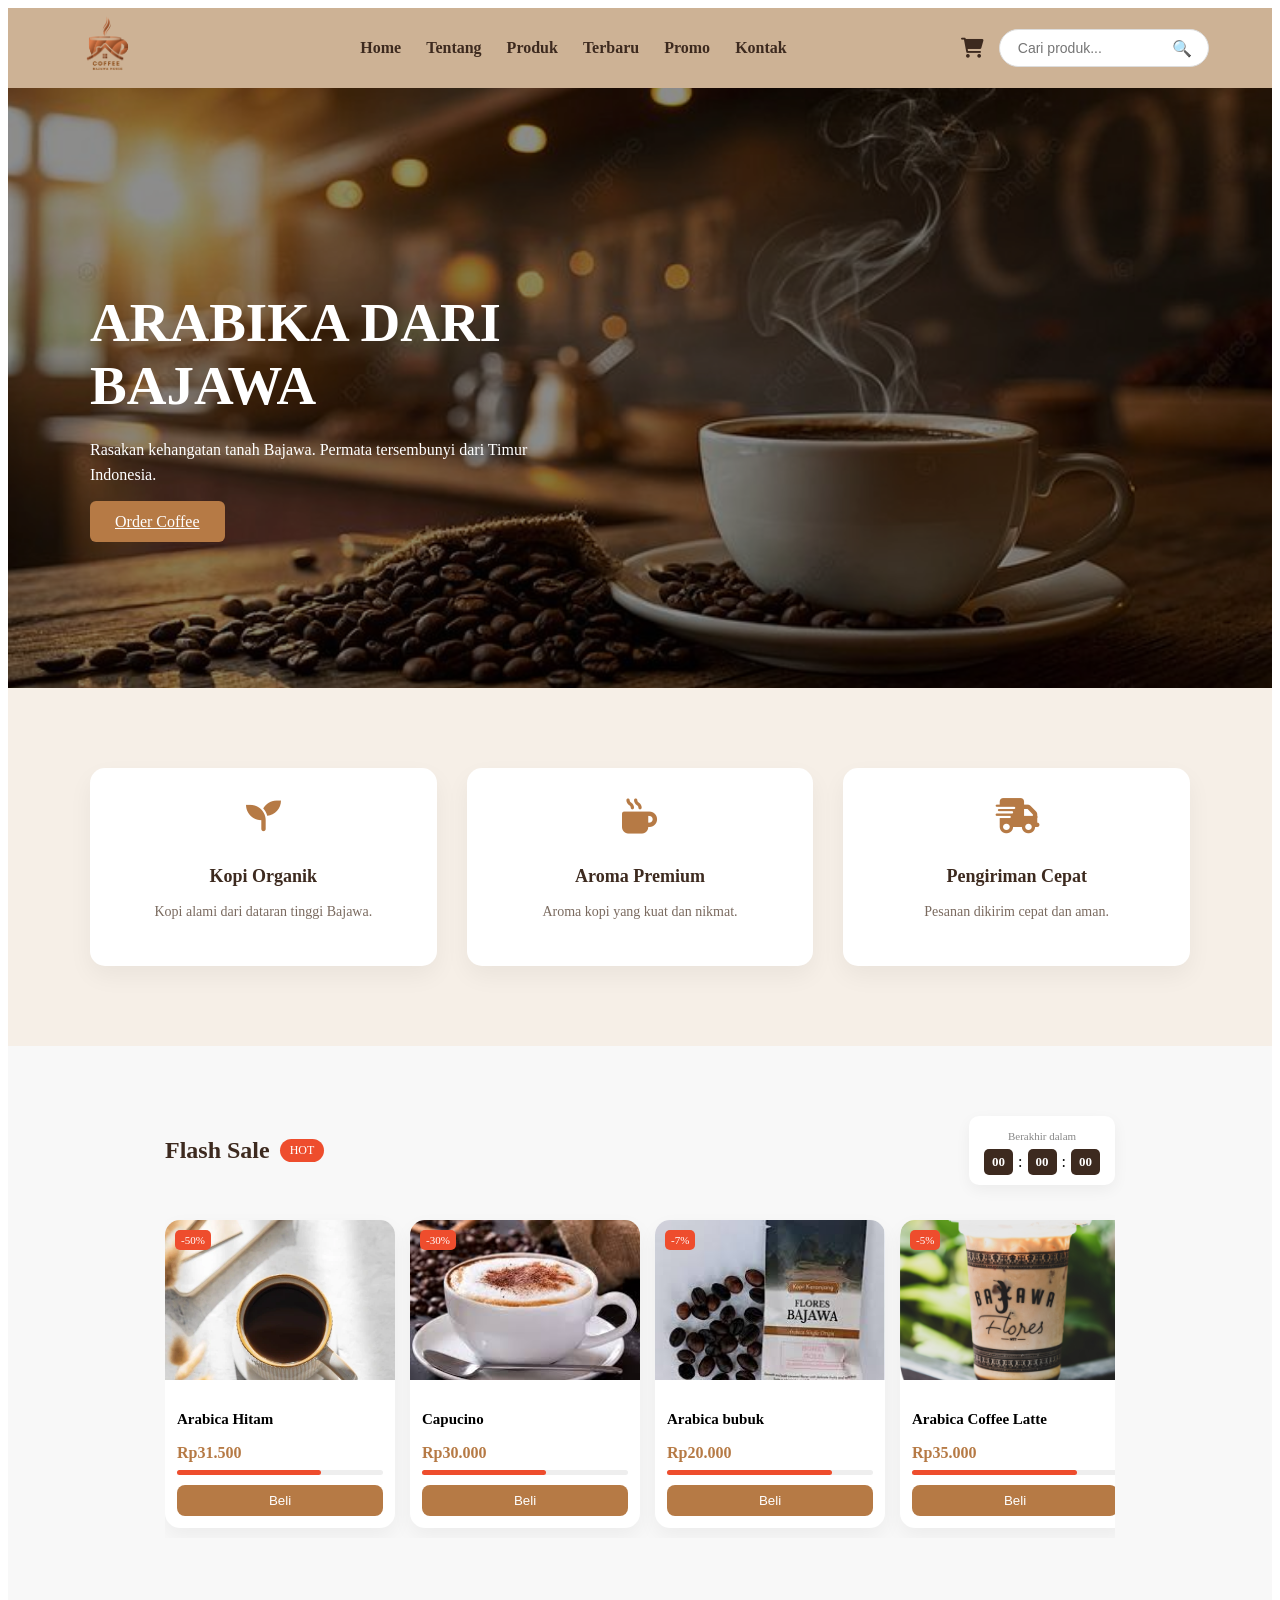
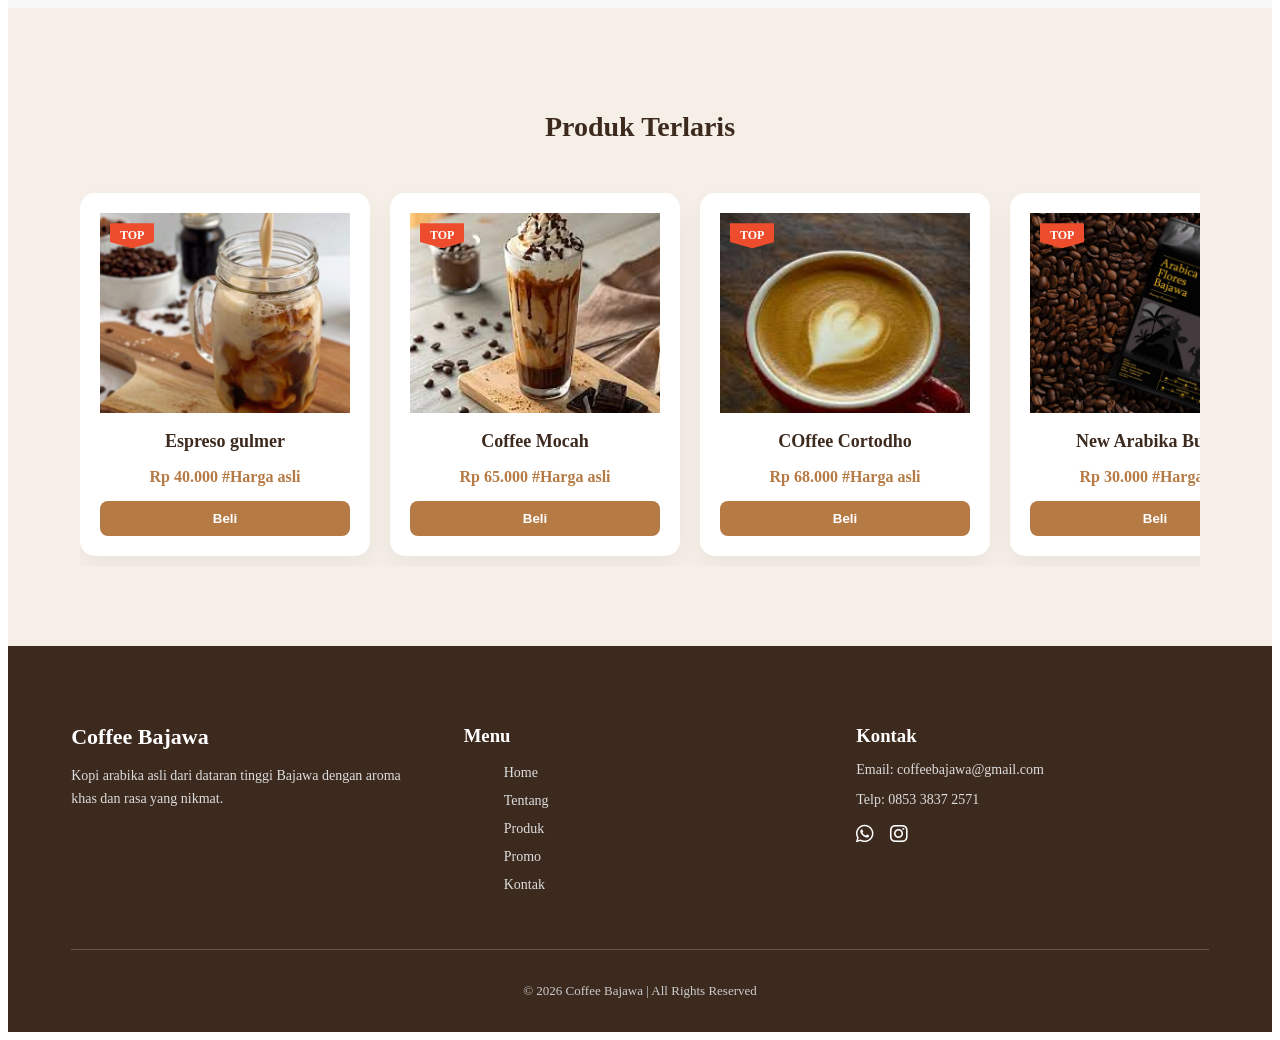
<file: index.html>
<!DOCTYPE html>
<html lang="id">

<head>
    <meta charset="UTF-8">
    <meta name="viewport" content="width=device-width, initial-scale=1.0">
    <title>Coffee Bajawa</title>
    <link rel="stylesheet" href="style.css">
    <link rel="stylesheet" href="index.css">
    <link rel="stylesheet" href="https://cdnjs.cloudflare.com/ajax/libs/font-awesome/6.0.0/css/all.min.css">
</head>

<body>

    <!-- ================= NAVBAR ================= -->
    <nav class="navbar">
        <div class="nav-container">
            <!-- LOGO -->
            <div class="nav-logo">
                <img src="gambar/LK2.png" alt="Logo Coffee Bajawa">
            </div>

            <!-- CHECKBOX MOBILE -->
            <input type="checkbox" id="menu-toggle">

            <!-- MENU NAV -->
            <ul class="nav-menu">
                <li><a href="index.html" class="nav-link">Home</a></li>
                <li><a href="tentang.html" class="nav-link">Tentang</a></li>
                <li><a href="produk.html" class="nav-link">Produk</a></li>
                <li><a href="#terbaru" class="nav-link">Terbaru</a></li>
                <li><a href="#promo" class="nav-link">Promo</a></li>
                <li><a href="kontak.html" class="nav-link">Kontak</a></li>
            </ul>

            <!-- RIGHT SIDE -->
            <div class="nav-right">
                <!-- CART ICON -->
                <div class="nav-cart">
                    <a href="keranjang.html">
                        <i class="fas fa-shopping-cart"></i>
                    </a>
                </div>

                <!-- SEARCH -->
                <div class="nav-search">
                    <input type="text" placeholder="Cari produk...">
                    <button>🔍</button>
                </div>

                <!-- HAMBURGER -->
                <label for="menu-toggle" class="menu-icon">☰</label>
            </div>
        </div>
    </nav>

    <!-- ================= HERO ================= -->
    <section class="hero">
        <div class="hero-overlay"></div>
        <div class="hero-container">
            <div class="hero-text">
                <h1>ARABIKA DARI BAJAWA</h1>
                <p>Rasakan kehangatan tanah Bajawa. Permata tersembunyi dari Timur Indonesia.</p>
                <a href="produk.html" class="hero-btn">Order Coffee</a>
            </div>
        </div>
    </section>

    <!-- ================= FITUR ================= -->
    <section class="fitur">
        <div class="fitur-container">
            <div class="fitur-box">
                <i class="fas fa-seedling"></i>
                <h3>Kopi Organik</h3>
                <p>Kopi alami dari dataran tinggi Bajawa.</p>
            </div>
            <div class="fitur-box">
                <i class="fas fa-mug-hot"></i>
                <h3>Aroma Premium</h3>
                <p>Aroma kopi yang kuat dan nikmat.</p>
            </div>
            <div class="fitur-box">
                <i class="fas fa-shipping-fast"></i>
                <h3>Pengiriman Cepat</h3>
                <p>Pesanan dikirim cepat dan aman.</p>
            </div>
        </div>
    </section>

    <!-- ================= PROMO ================= -->
    <section class="flash-sale" id="promo">
        <div class="flash-container">
            <!-- HEADER -->
            <div class="flash-header">
                <div class="flash-title">
                    <h2>Flash Sale</h2>
                    <span class="badge-sale">HOT</span>
                </div>
                <div class="timer-box">
                    <span class="timer-label">Berakhir dalam</span>
                    <div class="timer">
                        <div class="time">00</div><span>:</span>
                        <div class="time">00</div><span>:</span>
                        <div class="time">00</div>
                    </div>
                </div>
            </div>

            <!-- SLIDER PRODUK -->
            <div class="scroll-x">
                <!-- CARD 1 -->
                <div class="flash-card">
                    <div class="flash-img">
                        <img src="gambar/produk2 hitam.webp">
                        <span class="diskon">-50%</span>
                    </div>
                    <div class="flash-body">
                        <h3>Arabica Hitam</h3>
                        <p class="harga">Rp31.500</p>
                        <div class="stok-bar">
                            <div class="stok" style="width:70%"></div>
                        </div>
                        <button>Beli</button>
                    </div>
                </div>

                <!-- CARD 2 -->
                <div class="flash-card">
                    <div class="flash-img">
                        <img src="gambar/produk4 capucino.jpg">
                        <span class="diskon">-30%</span>
                    </div>
                    <div class="flash-body">
                        <h3>Capucino</h3>
                        <p class="harga">Rp30.000</p>
                        <div class="stok-bar">
                            <div class="stok" style="width:60%"></div>
                        </div>
                        <button>Beli</button>
                    </div>
                </div>

                <!-- CARD 3 -->
                <div class="flash-card">
                    <div class="flash-img">
                        <img src="gambar/produk8 bubuk.jpg">
                        <span class="diskon">-7%</span>
                    </div>
                    <div class="flash-body">
                        <h3>Arabica bubuk</h3>
                        <p class="harga">Rp20.000</p>
                        <div class="stok-bar">
                            <div class="stok" style="width:80%"></div>
                        </div>
                        <button>Beli</button>
                    </div>
                </div>

                <!-- CARD 4 -->
                <div class="flash-card">
                    <div class="flash-img">
                        <img src="gambar/produk1 cup.png">
                        <span class="diskon">-5%</span>
                    </div>
                    <div class="flash-body">
                        <h3>Arabica Coffee Latte</h3>
                        <p class="harga">Rp35.000</p>
                        <div class="stok-bar">
                            <div class="stok" style="width:80%"></div>
                        </div>
                        <button>Beli</button>
                    </div>
                </div>
            </div>
        </div>
    </section>

    <!-- ================= PRODUK ================= -->
    <section class="produk" id="terbaru">
        <h2>Produk Terlaris</h2>
        <div class="produk-container scroll-produk">
            <div class="produk-card">
                <div class="produk-img">
                    <img src="gambar/produk3 espreso gulmer.jpg">
                    <span class="label-top">TOP</span>
                </div>
                <h3>Espreso gulmer</h3>
                <p>Rp 40.000 #Harga asli</p>
                <button>Beli</button>
            </div>

            <div class="produk-card">
                <div class="produk-img">
                    <img src="gambar/produk5 mocah.jpg">
                    <span class="label-top">TOP</span>
                </div>
                <h3>Coffee Mocah</h3>
                <p>Rp 65.000 #Harga asli</p>
                <button>Beli</button>
            </div>

            <div class="produk-card">
                <div class="produk-img">
                    <img src="gambar/produk6 cortodho.jpg">
                    <span class="label-top">TOP</span>
                </div>
                <h3>COffee Cortodho</h3>
                <p>Rp 68.000 #Harga asli</p>
                <button>Beli</button>
            </div>

            <div class="produk-card">
                <div class="produk-img">
                    <img src="gambar/produk7 bubuk.jpg">
                    <span class="label-top">TOP</span>
                </div>
                <h3>New Arabika Bubuk</h3>
                <p>Rp 30.000 #Harga asli</p>
                <button>Beli</button>
            </div>

            <div class="produk-card">
                <div class="produk-img">
                    <img src="gambar/produk1 cup.png">
                    <span class="label-top">TOP</span>
                </div>
                <h3>Arabika Coffee Latte</h3>
                <p>Rp 40.000 #Harga asli</p>
                <button>Beli</button>
            </div>
        </div>
    </section>

 <!-- ================= FOOTER ================= -->
    <footer class="footer">
        <div class="footer-container">
            <!-- BRAND -->
            <div class="footer-brand">
                <h2>Coffee Bajawa</h2>
                <p>Kopi arabika asli dari dataran tinggi Bajawa dengan aroma khas dan rasa yang nikmat.</p>
            </div>

            <!-- NAV FOOTER -->
            <div class="footer-nav">
                <h3>Menu</h3>
                <ul>
                    <li><a href="index.html">Home</a></li>
                    <li><a href="tentang.html">Tentang</a></li>
                    <li><a href="produk.html">Produk</a></li>
                    <li><a href="promo.html">Promo</a></li>
                    <li><a href="kontak.html">Kontak</a></li>
                </ul>
            </div>

            <!-- KONTAK -->
            <div class="footer-contact">
                <h3>Kontak</h3>
                <p>Email: coffeebajawa@gmail.com</p>
                <p>Telp: 0853 3837 2571</p>
                <div class="footer-social">
                    <a href="https://wa.me/6285338372571?text=Halo%20Coffee%20Bajawa,%20saya%20ingin%20bertanya/"target="_blank"><i class="fab fa-whatsapp"></i></a>
                    <a href="https://www.instagram.com/dha_tyyy07/" target="_blank"><i class="fab fa-instagram"></i></a>
                </div>
            </div>
        </div>

        <!-- COPYRIGHT -->
        <div class="footer-bottom">
            <p>© 2026 Coffee Bajawa | All Rights Reserved</p>
        </div>
    </footer>

</body>
</html>
</file>
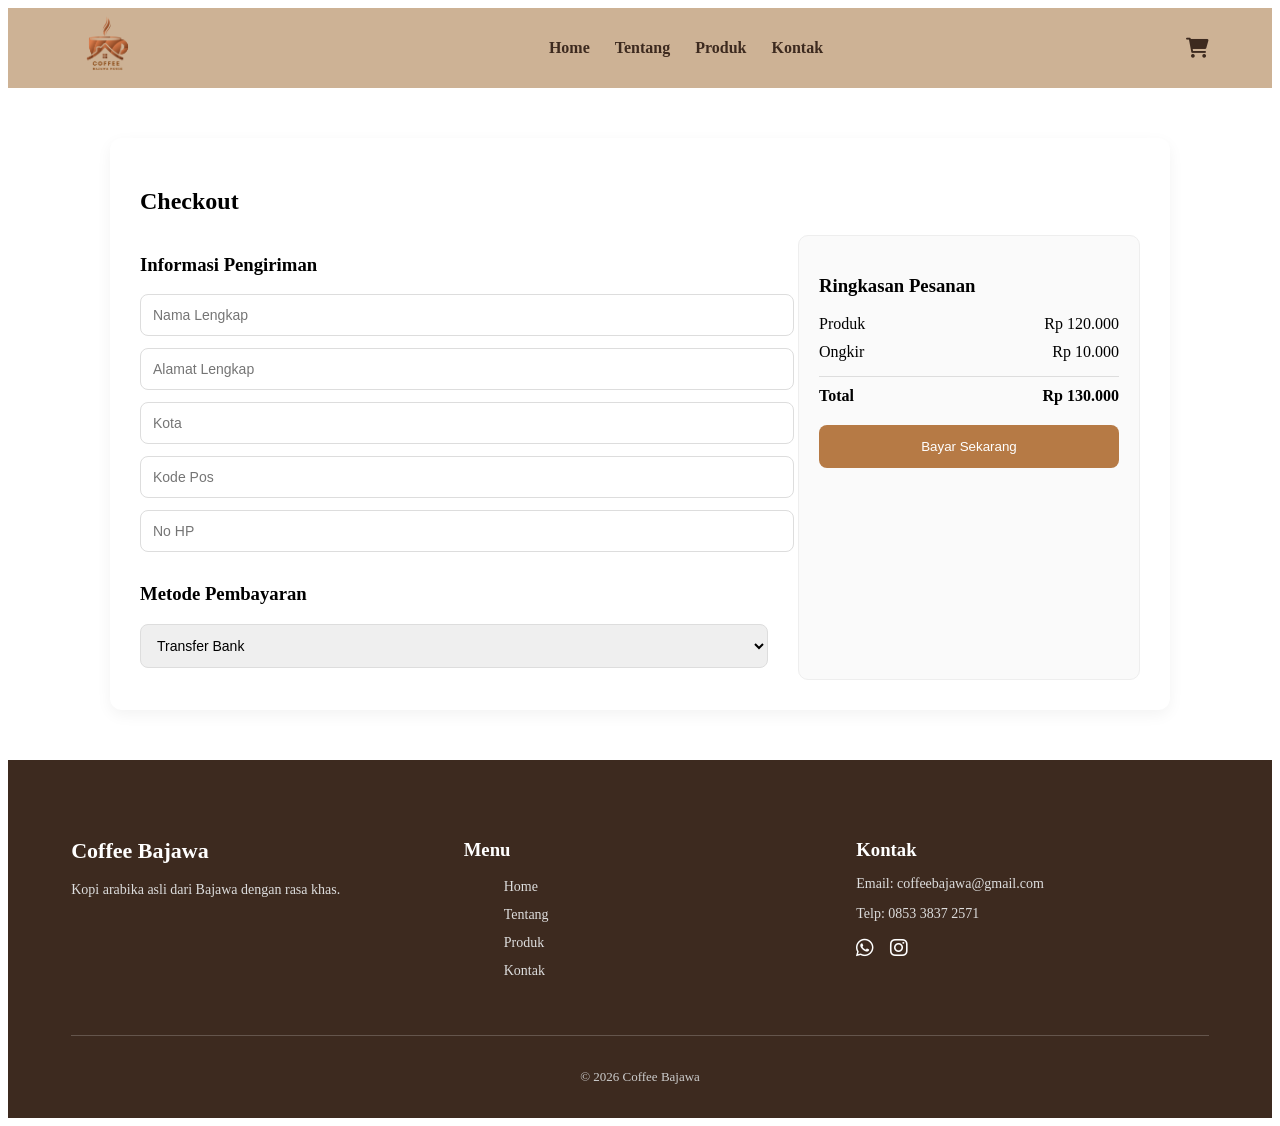
<file: checkout.html>
<!DOCTYPE html>
<html lang="id"> 
<head>
    <meta charset="UTF-8"> 
    <meta name="viewport" content="width=device-width, initial-scale=1.0"> 
    <title>Checkout</title>
    <link rel="stylesheet" href="style.css">
    <link rel="stylesheet" href="checkout.css">
    <link rel="stylesheet" href="https://cdnjs.cloudflare.com/ajax/libs/font-awesome/6.0.0/css/all.min.css">
</head>
<body>

<!-- ================= NAVBAR ================= -->
<nav class="navbar">
    <div class="nav-container">
        <div class="nav-logo">
            <img src="gambar/LK2.png" alt="Logo Coffee Bajawa">
        </div>

        <!-- CHECKBOX -->
            <input type="checkbox" id="menu-toggle"> 

        <!-- MENU -->
        <ul class="nav-menu">
            <li><a href="index.html" class="nav-link">Home</a></li>
            <li><a href="tentang.html" class="nav-link">Tentang</a></li>
            <li><a href="produk.html" class="nav-link">Produk</a></li>
            <li><a href="kontak.html" class="nav-link">Kontak</a></li>
        </ul>

        <!-- RIGHT SIDE -->
        <div class="nav-right">

            <!-- CART -->
            <div class="nav-cart">
                <a href="keranjang.html">
                    <i class="fas fa-shopping-cart"></i>
                </a>
            </div>

            <!-- HAMBURGER -->
            <label for="menu-toggle" class="menu-icon">☰</label>

        </div>

    </div>
</nav>



<!-- ================= CHECKOUT ================= -->
<section class="checkout">

    <div class="checkout-container"> <!-- pembungkus utama -->

        <h2>Checkout</h2>

        <div class="checkout-content"> <!-- layout kiri kanan -->

            <!-- ================= FORM ================= -->
            <div class="checkout-form">

                <h3>Informasi Pengiriman</h3>

                <form> <!-- form input -->

                    <input type="text" placeholder="Nama Lengkap" required> <!-- nama -->
                    <input type="text" placeholder="Alamat Lengkap" required> <!-- alamat -->
                    <input type="text" placeholder="Kota" required> <!-- kota -->
                    <input type="text" placeholder="Kode Pos" required> <!-- kode pos -->
                    <input type="text" placeholder="No HP" required> <!-- nomor hp -->

                    <h3>Metode Pembayaran</h3>

                    <select> <!-- pilihan pembayaran -->
                        <option>Transfer Bank</option>
                        <option>COD (Bayar di Tempat)</option>
                        <option>E-Wallet</option>
                    </select>

                </form>

            </div>


            <!-- ================= SUMMARY ================= -->
            <div class="checkout-summary">

                <h3>Ringkasan Pesanan</h3>

                <!-- produk -->
                <div class="summary-row">
                    <span>Produk</span>
                    <span>Rp 120.000</span>
                </div>

                <!-- ongkir -->
                <div class="summary-row">
                    <span>Ongkir</span>
                    <span>Rp 10.000</span>
                </div>

                <!-- total -->
                <div class="summary-total">
                    <span>Total</span>
                    <span>Rp 130.000</span>
                </div>

                <!-- tombol bayar -->
                <button class="checkout-btn">Bayar Sekarang</button>

            </div>

        </div>

    </div>

</section>


<!-- ================= FOOTER ================= -->
<footer class="footer">

    <div class="footer-container">

        <!-- brand -->
        <div class="footer-brand">
            <h2>Coffee Bajawa</h2>
            <p>Kopi arabika asli dari Bajawa dengan rasa khas.</p>
        </div>

        <!-- menu footer -->
        <div class="footer-nav">
            <h3>Menu</h3>
            <ul>
                <li><a href="index.html">Home</a></li>
                <li><a href="tentang.html">Tentang</a></li>
                <li><a href="produk.html">Produk</a></li>
                <li><a href="kontak.html">Kontak</a></li>
            </ul>
        </div>

        <!-- kontak -->
        <div class="footer-contact">
            <h3>Kontak</h3>
            <p>Email: coffeebajawa@gmail.com</p>
            <p>Telp: 0853 3837 2571</p>

            <div class="footer-social">
                <a href="https://wa.me/6285338372571?text=Halo%20Coffee%20Bajawa,%20saya%20ingin%20bertanya/"target="_blank"><i class="fab fa-whatsapp"></i></a> <!-- perbaikan link -->
                <a href="https://www.instagram.com/dha_tyyy07/" target="_blank"><i class="fab fa-instagram"></i></a>
            </div>
        </div>

    </div>

    <!-- copyright -->
    <div class="footer-bottom">
        <p>© 2026 Coffee Bajawa</p>
    </div>

</footer>

</body>
</html>
</file>
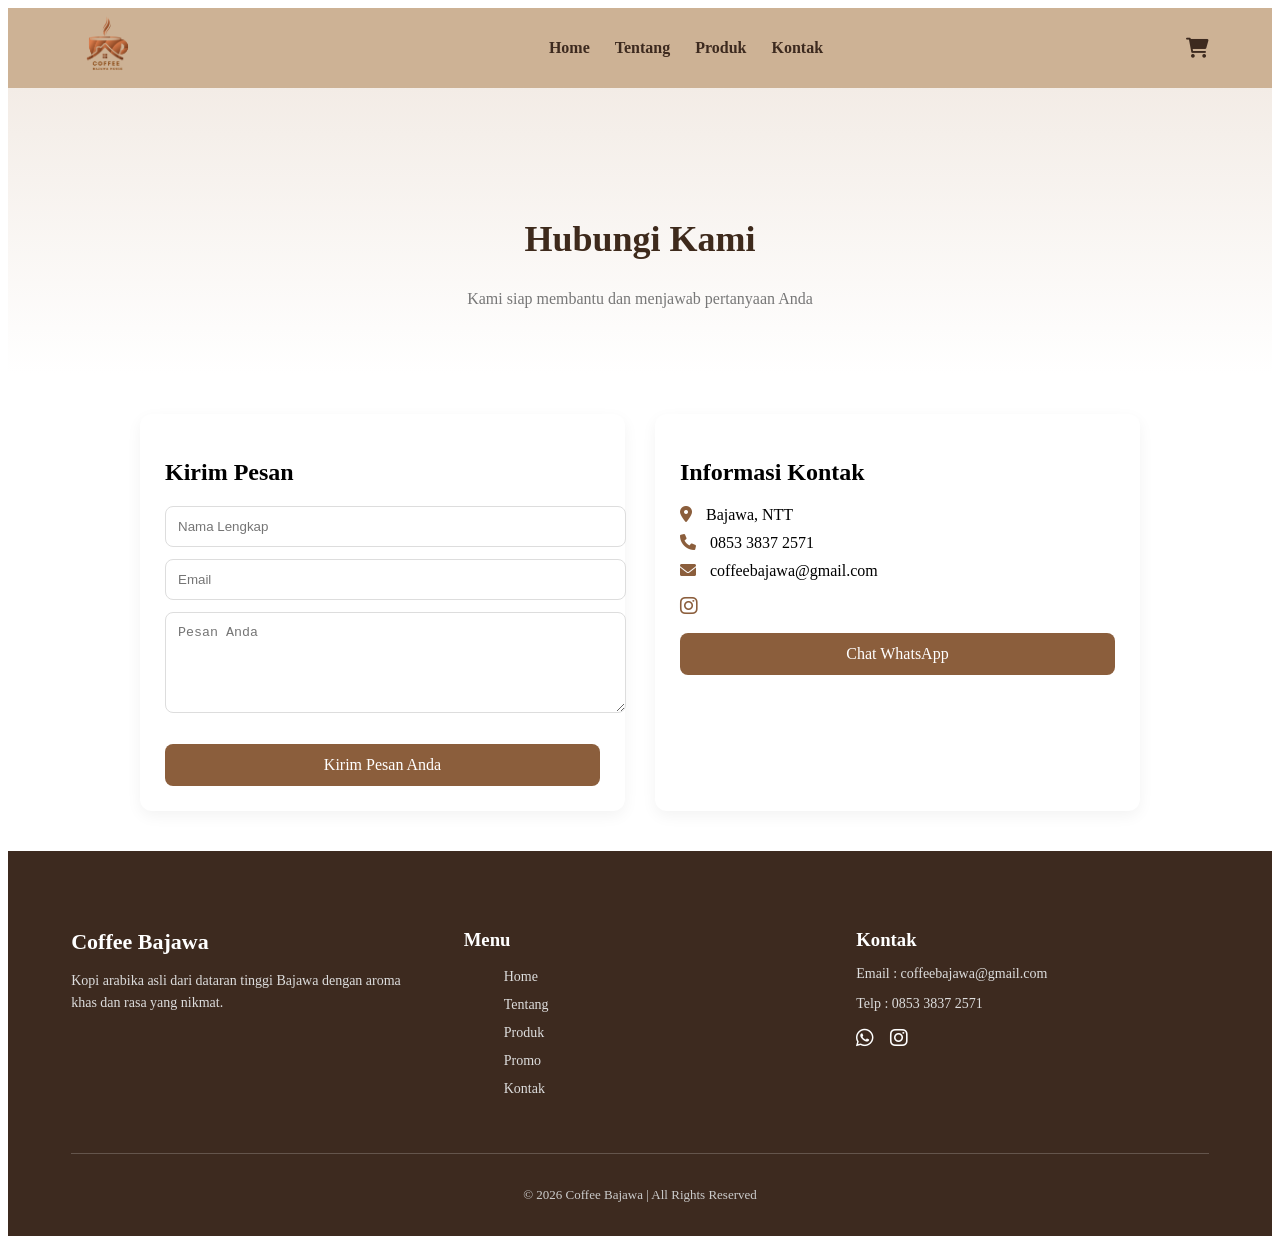
<file: kontak.html>
<!DOCTYPE html>
<html lang="id">
<head>
    <meta charset="UTF-8">
    <meta name="viewport" content="width=device-width, initial-scale=1.0">
    <title>Kontak - Coffee Bajawa</title>
    <link rel="stylesheet" href="style.css">
    <link rel="stylesheet" href="kontak.css">
    <link rel="stylesheet" href="https://cdnjs.cloudflare.com/ajax/libs/font-awesome/6.0.0/css/all.min.css">
</head>

<body>

<!-- ================= NAVBAR ================= -->
<nav class="navbar">
    <div class="nav-container">
        <div class="nav-logo">
            <img src="gambar/LK2.png" alt="Logo Coffee Bajawa">
        </div>

        <!-- CHECKBOX -->
            <input type="checkbox" id="menu-toggle"> 

        <!-- MENU -->
        <ul class="nav-menu">
            <li><a href="index.html" class="nav-link">Home</a></li>
            <li><a href="tentang.html" class="nav-link">Tentang</a></li>
            <li><a href="produk.html" class="nav-link">Produk</a></li>
            <li><a href="kontak.html" class="nav-link">Kontak</a></li>
        </ul>

        <!-- RIGHT SIDE -->
        <div class="nav-right">

            <!-- CART -->
            <div class="nav-cart">
                <a href="keranjang.html">
                    <i class="fas fa-shopping-cart"></i>
                </a>
            </div>

            <!-- HAMBURGER -->
            <label for="menu-toggle" class="menu-icon">☰</label>

        </div>

    </div>
</nav>


<!DOCTYPE html>
<html lang="id">
<head>
    <meta charset="UTF-8">
    <meta name="viewport" content="width=device-width, initial-scale=1.0">
    <title>Kontak - Coffee Bajawa</title>

    <link rel="stylesheet" href="style.css">
    <link rel="stylesheet" href="kontak.css">
    <link rel="stylesheet"
    href="https://cdnjs.cloudflare.com/ajax/libs/font-awesome/6.0.0/css/all.min.css">
</head>

<body>

<!-- ================= HEADER ================= -->
<section class="kontak-header">
    <h1>Hubungi Kami</h1>
    <p>Kami siap membantu dan menjawab pertanyaan Anda</p>
</section>


<!-- ================= KONTEN ================= -->
<section class="kontak-container">

    <!-- FORM -->
    <div class="kontak-form">
        <h2>Kirim Pesan</h2>

        <form>
            <input type="text" placeholder="Nama Lengkap" required>
            <input type="email" placeholder="Email" required>
            <textarea rows="5" placeholder="Pesan Anda" required></textarea>

           <a href="https://wa.me/6285338372571?text=Nama Lengkap :,%20Email :%20Pesanan%20Anda :"
            class="btn-wa" target="_blank">Kirim Pesan Anda  
           </a>

        </form>
    </div>

    <!-- INFO -->
    <div class="kontak-info">
        <h2>Informasi Kontak</h2>

        <p><i class="fas fa-map-marker-alt"></i> Bajawa, NTT</p>
        <p><i class="fas fa-phone"></i> 0853 3837 2571</p>
        <p><i class="fas fa-envelope"></i> coffeebajawa@gmail.com</p>

        <div class="social">
            <a href="https://www.instagram.com/dha_tyyy07/" target="_blank"><i class="fab fa-instagram"></i></a>
        </div>

        <!-- tombol WA -->
        <a href="https://wa.me/6285338372571?text=Halo%20Coffee%20Bajawa,%20saya%20ingin%20bertanya"
            class="btn-wa" target="_blank">Chat WhatsApp   
        </a>

    </div>

</section>

<!-- ================= FOOTER ================= -->
<footer class="footer">
    <div class="footer-container">

            <!-- BAGIAN BRAND -->
            <div class="footer-brand">
                <h2>Coffee Bajawa</h2>
                <p>
                    Kopi arabika asli dari dataran tinggi Bajawa
                    dengan aroma khas dan rasa yang nikmat.
                </p>
            </div>

            <!-- NAVIGASI FOOTER -->
            <div class="footer-nav">
                <h3>Menu</h3>
                <ul>
                    <li><a href="index.html">Home</a></li>
                    <li><a href="tentang.html">Tentang</a></li>
                    <li><a href="produk.html">Produk</a></li>
                    <li><a href="promo.html">Promo</a></li>
                    <li><a href="kontak.html">Kontak</a></li>
                </ul>
            </div>
            <!-- KONTAK -->
            <div class="footer-contact">
                <h3>Kontak</h3>
                <p>Email : coffeebajawa@gmail.com</p>
                <p>Telp : 0853 3837 2571</p>

                <div class="footer-social">
                    <a href="https://wa.me/6285338372571?text=Halo%20Coffee%20Bajawa,%20saya%20ingin%20bertanya/"target="_blank">
                        <i class="fab fa-whatsapp"></i>
                    </a>
                    <a href="dha_tyyy07">
                        <i class="fab fa-instagram"></i>
                    </a>
                </div>
            </div>

    </div>

    <!-- COPYRIGHT -->
    <div class="footer-bottom">
        <p>© 2026 Coffee Bajawa | All Rights Reserved</p>
    </div>
</footer>

</body>
</html>
</file>
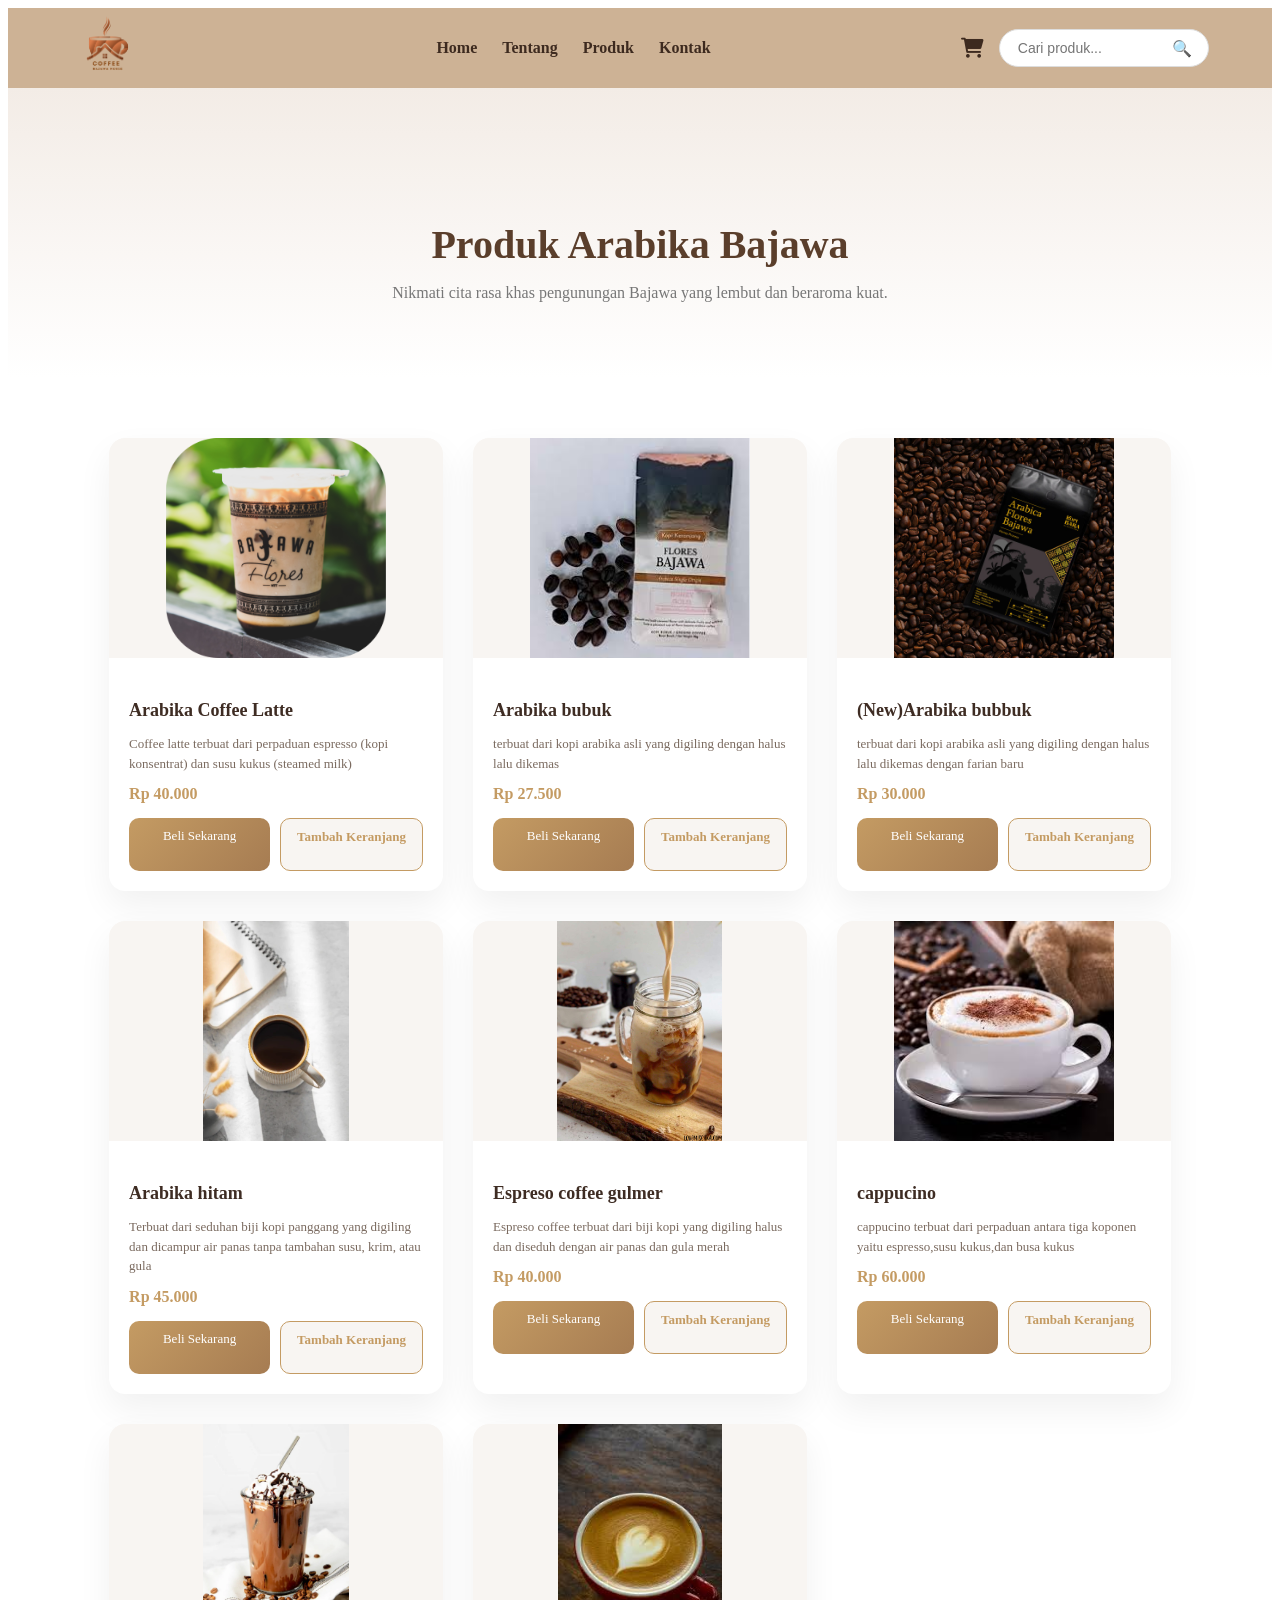
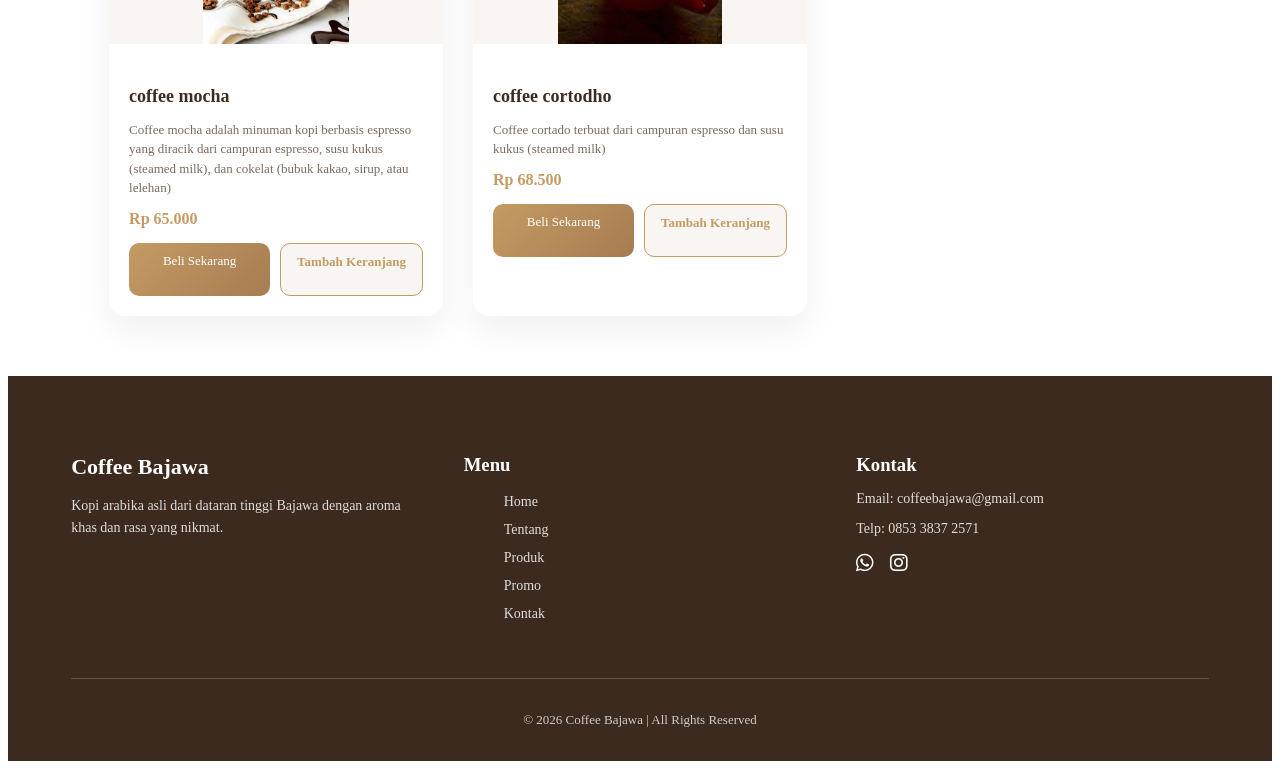
<file: produk.html>
<!DOCTYPE html>
    <html lang="en">
    <head>
        <meta charset="UTF-8">
        <meta name="viewport" content="width=device-width, initial-scale=1.0">
        <title>produk</title>
        <link rel="stylesheet" href="style.css">
        <link rel="stylesheet" href="produk.css">
        <link rel="stylesheet" href="https://cdnjs.cloudflare.com/ajax/libs/font-awesome/6.0.0/css/all.min.css">
    </head>
    <body>
    <!-- ================= NAVBAR ================= -->
    <nav class="navbar">
        <div class="nav-container">
            <div class="nav-logo">
                <img src="gambar/LK2.png" alt="Logo Coffee Bajawa">
            </div>

            <!-- CHECKBOX -->
                <input type="checkbox" id="menu-toggle"> 

            <!-- MENU -->
            <ul class="nav-menu">
                <li><a href="index.html" class="nav-link">Home</a></li>
                <li><a href="tentang.html" class="nav-link">Tentang</a></li>
                <li><a href="produk.html" class="nav-link">Produk</a></li>
                <li><a href="kontak.html" class="nav-link">Kontak</a></li>
            </ul>

            <!-- RIGHT SIDE -->
            <div class="nav-right">

                <!-- CART -->
                <div class="nav-cart">
                    <a href="keranjang.html">
                        <i class="fas fa-shopping-cart"></i>
                    </a>
                </div>

                <div class="nav-search">
                    <input type="text" placeholder="Cari produk...">
                    <button>🔍</button>
                </div>
                
                <!-- HAMBURGER -->
                <label for="menu-toggle" class="menu-icon">☰</label>

            </div>

        </div>
    </nav>
        <section class="produk-header">
            <h1>Produk Arabika Bajawa</h1>
            <p>Nikmati cita rasa khas pengunungan Bajawa yang lembut dan beraroma kuat. </p>
        </section>

        <!--grid produk-->
        <section class="produk-container">
            <div class="card">
                <div class="card-img">
                    <img src="gambar/produk1 cup.png" alt="coffee latte">
                </div>
                <div class="card-content">
                    <h3>Arabika Coffee Latte</h3>
                    <p>Coffee latte terbuat dari perpaduan espresso (kopi konsentrat) dan susu kukus (steamed milk)</p>
                    <span>Rp 40.000</span>

                    <div class="button-group">
                        <a href="#" class="btn">Beli Sekarang</a>
                        <!--keranjang-->
                        <input type="checkbox" id="cart1" class="cart-check">
                        <label for="cart1" class="btn btn-cart">
                            <span class="text-default">Tambah Keranjang</span>
                            <span class="text-added">✔ Ditambahkan</span>
                        </label>
                    </div>

                </div>
            </div>

            <div class="card">
                <div class="card-img">
                    <img src="gambar/produk8 bubuk.jpg" alt="coffee latte">
                </div>
                <div class="card-content">
                    <h3>Arabika bubuk </h3>
                    <p> terbuat dari kopi arabika asli  yang digiling dengan halus lalu dikemas </p>
                    <span>Rp 27.500</span>

                    <div class="button-group">
                        <a href="#" class="btn">Beli Sekarang</a>
                        <!--keranjang-->
                        <input type="checkbox" id="cart2" class="cart-check">
                        <label for="cart2" class="btn btn-cart">
                            <span class="text-default">Tambah Keranjang</span>
                            <span class="text-added">✔ Ditambahkan</span>
                        </label>
                    </div>
                </div>    
                
            </div>

            <div class="card">
                <div class="card-img">
                    <img src="gambar/produk7 bubuk.jpg" alt="coffee latte">
                </div>
                <div class="card-content">
                    <h3>(New)Arabika bubbuk</h3>
                    <p>terbuat dari kopi arabika asli  yang digiling dengan halus lalu dikemas dengan farian baru  </p>
                    <span>Rp 30.000</span>

                    <div class="button-group">
                        <a href="#" class="btn">Beli Sekarang</a>
                        <!--keranjang-->
                        <input type="checkbox" id="cart3" class="cart-check">
                        <label for="cart3" class="btn btn-cart">
                            <span class="text-default">Tambah Keranjang</span>
                            <span class="text-added">✔ Ditambahkan</span>
                        </label>
                    </div>

                </div>
            </div>

            <div class="card">
                <div class="card-img">
                    <img src="gambar/produk2 hitam.webp" alt="kopi hitam">
                </div>
                <div class="card-content">
                    <h3>Arabika hitam</h3>
                    <p>Terbuat dari seduhan biji kopi panggang yang digiling dan dicampur air panas tanpa tambahan susu, krim, atau gula</p>
                    <span>Rp 45.000</span>

                    <div class="button-group">
                        <a href="#" class="btn">Beli Sekarang</a>
                        <!--keranjang-->
                        <input type="checkbox" id="cart4" class="cart-check">
                        <label for="cart4" class="btn btn-cart">
                            <span class="text-default">Tambah Keranjang</span>
                            <span class="text-added">✔ Ditambahkan</span>
                        </label>
                    </div>

                </div>
            </div>

            <div class="card">
                <div class="card-img">
                    <img src="gambar/produk3 espreso gulmer.jpg" alt="espreso coffee">
                </div>
                <div class="card-content">
                    <h3>Espreso coffee gulmer</h3>
                    <p>Espreso coffee terbuat dari  biji kopi yang digiling halus dan diseduh dengan air panas dan gula merah </p>
                    <span>Rp 40.000</span>

                    <div class="button-group">
                        <a href="#" class="btn">Beli Sekarang</a>
                        <!--keranjang-->
                        <input type="checkbox" id="cart5" class="cart-check">
                        <label for="cart5" class="btn btn-cart">
                            <span class="text-default">Tambah Keranjang</span>
                            <span class="text-added">✔ Ditambahkan</span>
                        </label>
                    </div>
                </div>
            </div>

            <div class="card">
                <div class="card-img">
                    <img src="gambar/produk4 capucino.jpg" alt="cappucino">
                </div>
                <div class="card-content">
                    <h3>cappucino</h3>
                    <p>cappucino terbuat dari perpaduan antara tiga koponen yaitu espresso,susu kukus,dan busa kukus</p>
                    <span>Rp 60.000</span>

                    <div class="button-group">
                        <a href="#" class="btn">Beli Sekarang</a>
                        <!--keranjang-->
                        <input type="checkbox" id="cart6" class="cart-check">
                        <label for="cart6" class="btn btn-cart">
                            <span class="text-default">Tambah Keranjang</span>
                            <span class="text-added">✔ Ditambahkan</span>
                        </label>
                    </div>

                </div>
            </div>

            <div class="card">
                <div class="card-img">
                    <img src="gambar/mocha.webp" alt="mocha">
                </div>
                <div class="card-content">
                    <h3>coffee mocha</h3>
                    <p>Coffee mocha adalah minuman kopi berbasis espresso yang diracik dari campuran espresso, susu kukus (steamed milk), dan cokelat (bubuk kakao, sirup, atau lelehan)</p>
                    <span>Rp 65.000</span>

                    <div class="button-group">
                        <a href="#" class="btn">Beli Sekarang</a>
                        <!--keranjang-->
                        <input type="checkbox" id="cart7" class="cart-check">
                        <label for="cart7" class="btn btn-cart">
                            <span class="text-default">Tambah Keranjang</span>
                            <span class="text-added">✔ Ditambahkan</span>
                        </label>
                    </div>

                </div>
            </div>

            <div class="card">
                <div class="card-img">
                    <img src="gambar/produk6 cortodho.jpg" alt="coffee latte">
                </div>
                <div class="card-content">
                    <h3>coffee cortodho</h3>
                    <p>Coffee cortado terbuat dari campuran espresso dan susu kukus (steamed milk)</p>
                    <span>Rp 68.500</span>

                    <div class="button-group">
                        <a href="#" class="btn">Beli Sekarang</a>
                        <!--keranjang-->
                        <input type="checkbox" id="cart8" class="cart-check">
                        <label for="cart8" class="btn btn-cart">
                            <span class="text-default">Tambah Keranjang</span>
                            <span class="text-added">✔ Ditambahkan</span>
                        </label>
                    </div>

                </div>
            </div>
        </section>
 <!-- ================= FOOTER ================= -->
    <footer class="footer">
        <div class="footer-container">
            <!-- BRAND -->
            <div class="footer-brand">
                <h2>Coffee Bajawa</h2>
                <p>Kopi arabika asli dari dataran tinggi Bajawa dengan aroma khas dan rasa yang nikmat.</p>
            </div>

            <!-- NAV FOOTER -->
            <div class="footer-nav">
                <h3>Menu</h3>
                <ul>
                    <li><a href="index.html">Home</a></li>
                    <li><a href="tentang.html">Tentang</a></li>
                    <li><a href="produk.html">Produk</a></li>
                    <li><a href="promo.html">Promo</a></li>
                    <li><a href="kontak.html">Kontak</a></li>
                </ul>
            </div>

            <!-- KONTAK -->
            <div class="footer-contact">
                <h3>Kontak</h3>
                <p>Email: coffeebajawa@gmail.com</p>
                <p>Telp: 0853 3837 2571</p>
                <div class="footer-social">
                    <a href="https://wa.me/6285338372571?text=Halo%20Coffee%20Bajawa,%20saya%20ingin%20bertanya/"target="_blank"><i class="fab fa-whatsapp"></i></a>
                    <a href="https://www.instagram.com/dha_tyyy07/" target="_blank"><i class="fab fa-instagram"></i></a>
                </div>
            </div>
        </div>

        <!-- COPYRIGHT -->
        <div class="footer-bottom">
            <p>© 2026 Coffee Bajawa | All Rights Reserved</p>
        </div>
    </footer>

</body>
</html>
</file>
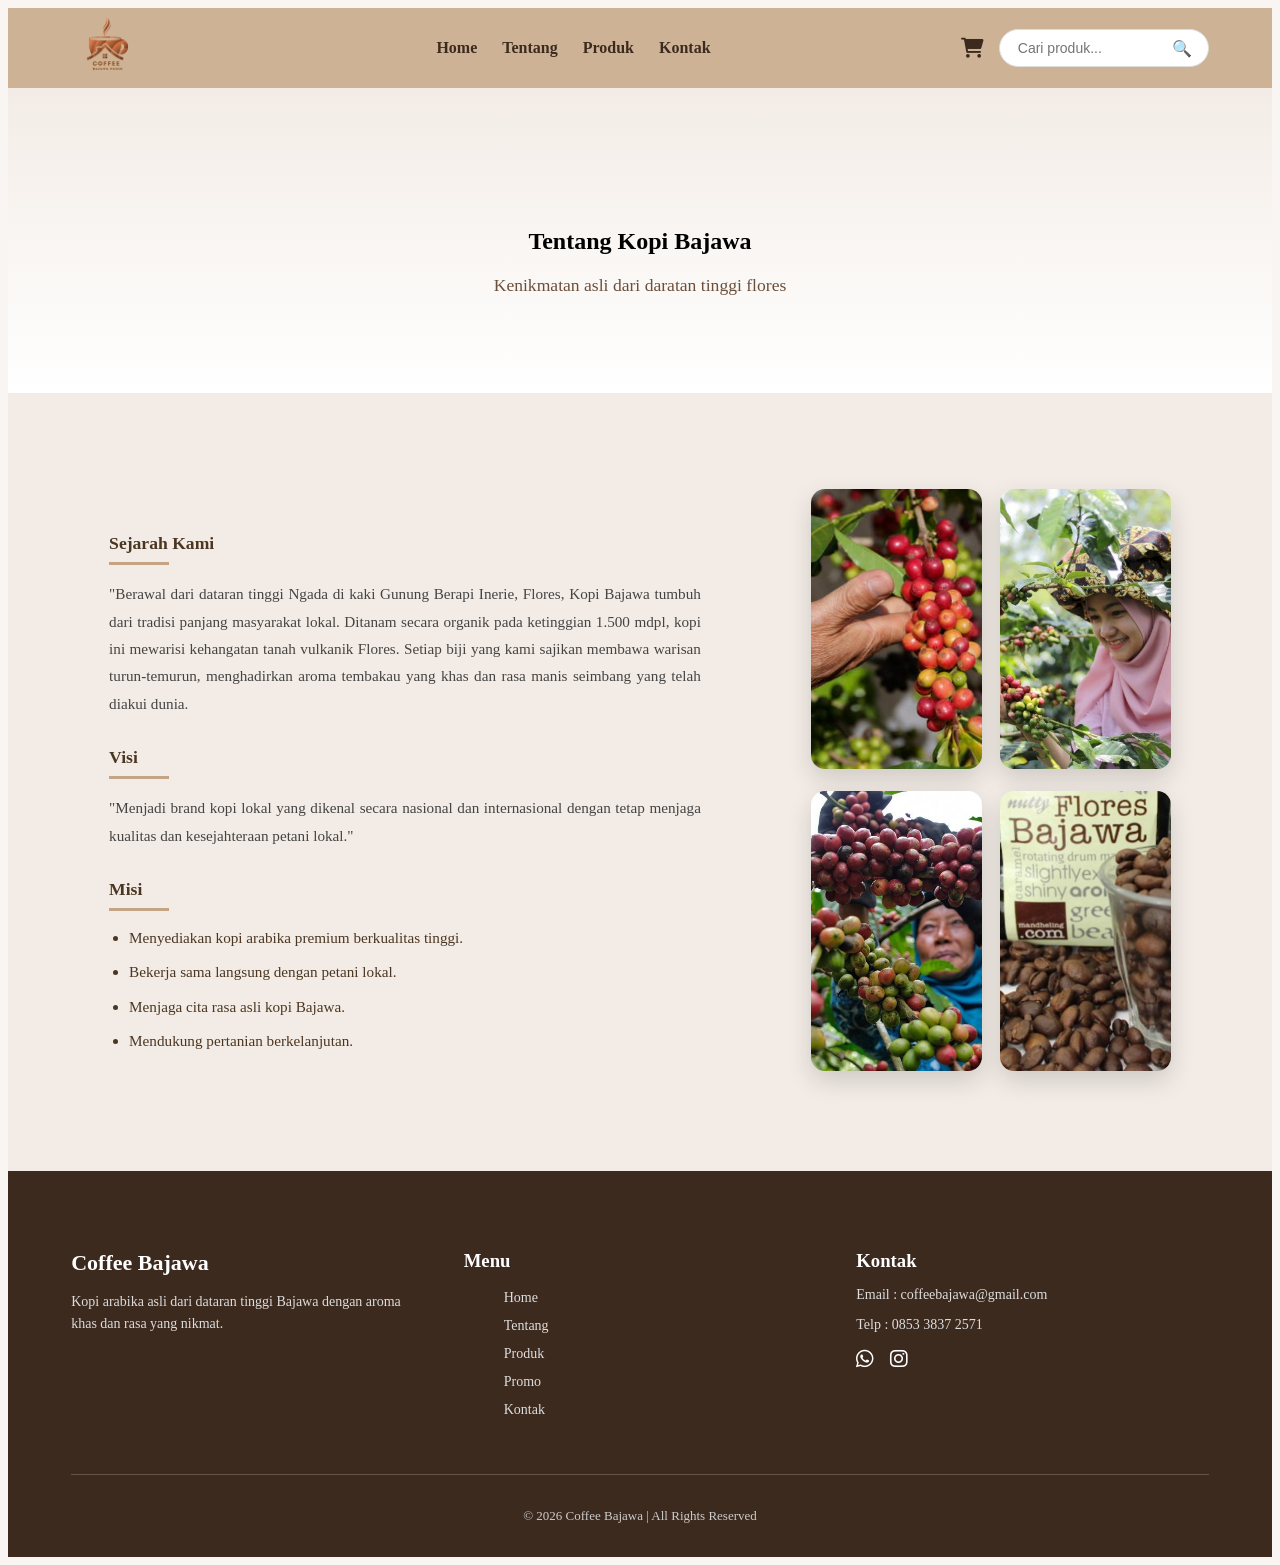
<file: tentang.html>
<!DOCTYPE html>
<html lang="en">
<head>
    <meta charset="UTF-8">
    <meta name="viewport" content="width=device-width, initial-scale=1.0">
    <title>tentang</title>
    <link rel="stylesheet" href="style.css">
    <link rel="stylesheet" href="tentang.css">
    <link rel="stylesheet" href="https://cdnjs.cloudflare.com/ajax/libs/font-awesome/6.0.0/css/all.min.css">
</head>
<body>
<!-- ================= NAVBAR ================= -->
<nav class="navbar">
    <div class="nav-container">
        <div class="nav-logo">
            <img src="gambar/LK2.png" alt="Logo Coffee Bajawa">
        </div> 

        <!-- CHECKBOX -->
            <input type="checkbox" id="menu-toggle"> 

        <!-- MENU -->
        <ul class="nav-menu">
            <li><a href="index.html" class="nav-link">Home</a></li>
            <li><a href="tentang.html" class="nav-link">Tentang</a></li>
            <li><a href="produk.html" class="nav-link">Produk</a></li>
            <li><a href="kontak.html" class="nav-link">Kontak</a></li>
        </ul>

        <!-- bagian kanan-->
        <div class="nav-right">

            <!-- CART -->
            <div class="nav-cart">
                <a href="keranjang.html">
                    <i class="fas fa-shopping-cart"></i>
                </a>
            </div>

            <div class="nav-search">
                <input type="text" placeholder="Cari produk...">
                <button>🔍</button>
            </div>

            <!-- HAMBURGER -->
            <label for="menu-toggle" class="menu-icon">☰</label>

        </div>

    </div>
</nav>
    <!--HEADER-->
    <section class="about-header">
        <h1>Tentang Kopi Bajawa</h1>
        <p>Kenikmatan asli dari daratan tinggi flores</p>
    </section>

    <!--content-->
    <section class="about-section">
        <div class="about-content">
            <h2>Sejarah Kami</h2>
            <p>
                "Berawal dari dataran tinggi Ngada di kaki Gunung Berapi Inerie, Flores, 
                 Kopi Bajawa tumbuh dari tradisi panjang masyarakat lokal. Ditanam secara
                 organik pada ketinggian 1.500 mdpl, kopi ini mewarisi kehangatan tanah vulkanik Flores.
                 Setiap biji yang kami sajikan membawa warisan turun-temurun, menghadirkan aroma tembakau
                 yang khas dan rasa manis seimbang yang telah diakui dunia.
        
            </p>

            <h2>Visi</h2>
            <p>
                "Menjadi brand kopi lokal yang dikenal secara nasional dan internasional
                 dengan tetap menjaga kualitas dan kesejahteraan petani lokal."
            </p>

            <h2>Misi</h2>
            <ul>
                <li>Menyediakan kopi arabika premium berkualitas tinggi.</li>
                <li>Bekerja sama langsung dengan petani lokal.</li>
                <li>Menjaga cita rasa asli kopi Bajawa.</li>
                <li>Mendukung pertanian berkelanjutan.</li>
            </ul>
        </div>

        <div class="about-image">
            <ul>
                <li><img src="gambar/petani kopi.jpg" alt=""></li>
                <li><img src="gambar/kopi2.jpg" alt=""></li>
                <li><img src="gambar/ft kopigp.jpeg" alt=""></li>
                <li><img src="gambar/ft kopi.jpg" alt=""></li>

            </ul>
        </div>
    </section>


<!-- ================= FOOTER ================= -->
<footer class="footer">
    <div class="footer-container">

            <!-- BAGIAN BRAND -->
            <div class="footer-brand">
                <h2>Coffee Bajawa</h2>
                <p>
                    Kopi arabika asli dari dataran tinggi Bajawa
                    dengan aroma khas dan rasa yang nikmat.
                </p>
            </div>

            <!-- NAVIGASI FOOTER -->
            <div class="footer-nav">
                <h3>Menu</h3>
                <ul>
                    <li><a href="index.html">Home</a></li>
                    <li><a href="tentang.html">Tentang</a></li>
                    <li><a href="produk.html">Produk</a></li>
                    <li><a href="promo.html">Promo</a></li>
                    <li><a href="kontak.html">Kontak</a></li>
                </ul>
            </div>
            <!-- KONTAK -->
            <div class="footer-contact">
                <h3>Kontak</h3>
                <p>Email : coffeebajawa@gmail.com</p>
                <p>Telp : 0853 3837 2571</p>

                <div class="footer-social">
                    <a href="https://wa.me/6285338372571?text=Halo%20Coffee%20Bajawa,%20saya%20ingin%20bertanya/"target="_blank"">
                        <i class="fab fa-whatsapp"></i>
                    </a>
                    <a href="https://www.instagram.com/dha_tyyy07/" target="_blank">
                        <i class="fab fa-instagram"></i>
                    </a>
                </div>
            </div>
    </div>

    <!-- COPYRIGHT -->
    <div class="footer-bottom">
        <p>© 2026 Coffee Bajawa | All Rights Reserved</p>
    </div>
</footer>

</body>
</html>
</file>
<file: style.css>
/* ================= NAVBAR ================= */
.navbar {
    background: #cdb295;
    height: 80px;
    padding: 0 5%;
    position: sticky;
    top: 0;
    z-index: 1000; /* supaya navbar selalu di atas */
}

/* Container navbar */
.nav-container {
    max-width: 1200px;
    margin: auto;
    height: 100%;
    display: flex;
    align-items: center;
    justify-content: space-between; /* logo di kiri, menu di kanan */
    position: relative; /* untuk dropdown menu mobile */
}

/* Logo */
.nav-logo img {
    height: 75px;
}

/* Menu desktop */
.nav-menu {
    list-style: none;
    display: flex;
    gap: 25px;
    z-index: 999; /* supaya di atas konten lain */
}

/* Link menu */
.nav-link {
    text-decoration: none;
    color: #3d2a1f;
    font-weight: 600;
}

/* Cart icon */
.nav-cart i {
    font-size: 20px;
    color: #3d2a1f;
}
.nav-right {
    display: flex;
    align-items: center;
    gap: 15px;
}

/* Hamburger menu (hidden desktop) */
.menu-icon {
    display: none;
    font-size: 26px;
    cursor: pointer;
}

/* Checkbox untuk toggle menu mobile */
#menu-toggle {
    display: none;
}

/* ================= SEARCH NAVBAR ================= */
.nav-search {
    display: flex;
    align-items: center;
    background: white;
    border-radius: 25px;
    padding: 5px 10px;
    border: 1px solid #ddd;
}

.nav-search input {
    border: none;
    outline: none;
    padding: 5px 8px;
    font-size: 14px;
    width: 140px;
}

.nav-search button {
    border: none;
    background: none;
    cursor: pointer;
    font-size: 16px;
}

.nav-search:focus-within {
    border-color: #b67a45;
    box-shadow: 0 0 5px rgba(182, 122, 69, 0.3);
}

/* ================= FOOTER ================= */
.footer {
    background: #3d2a1f;
    color: white;
    padding: 60px 5% 20px;
}

.footer-container {
    max-width: 1200px;
    margin: auto;
    display: grid;
    grid-template-columns: repeat(3, 1fr);
    gap: 40px;
}

/* Brand */
.footer-brand h2 {
    font-size: 22px;
    margin-bottom: 15px;
}

.footer-brand p {
    color: #ddd;
    line-height: 1.6;
    font-size: 14px;
}

/* Footer navigation */
.footer-nav h3 {
    margin-bottom: 15px;
}

.footer-nav ul {
    list-style: none;
}

.footer-nav li {
    margin-bottom: 10px;
}

.footer-nav a {
    text-decoration: none;
    color: #ddd;
    font-size: 14px;
    transition: 0.3s;
}

.footer-nav a:hover {
    color: #b67a45;
}

/* Footer kontak & social */
.footer-contact h3 {
    margin-bottom: 15px;
}

.footer-contact p {
    font-size: 14px;
    margin-bottom: 8px;
    color: #ddd;
}

.footer-social {
    margin-top: 15px;
}

.footer-social a {
    display: inline-block;
    margin-right: 12px;
    font-size: 20px;
    color: white;
    transition: 0.3s;
}

.footer-social a:hover {
    color: #b67a45;
    transform: translateY(-3px);
}

/* Footer copyright */
.footer-bottom {
    text-align: center;
    margin-top: 40px;
    padding-top: 20px;
    border-top: 1px solid rgba(255, 255, 255, 0.2);
}

.footer-bottom p {
    font-size: 13px;
    color: #ccc;
}

/* ================= RESPONSIVE ================= */

/* Tablet & Mobile */
@media (max-width: 1024px) {
    .cart-container {
        max-width: 90%;
    }
}

/* Mobile */
@media (max-width: 768px) {
    /* Navbar hamburger */
    .menu-icon {
        display: block;
    }

    /* Menu jadi dropdown */
    .nav-menu {
        position: absolute;
        top: 80px;
        left: 0;
        width: 100%;
        background: #cdb295;
        flex-direction: column;
        align-items: center;
        gap: 20px;
        padding: 20px 0;
        display: none;
    }

    /* Menu aktif */
    #menu-toggle:checked ~ .nav-menu {
        display: flex;
    }

    /* Kontainer kontak/keranjang full width */
    .kontak-container,
    .cart-container {
        max-width: 95%;
        padding: 15px;
    }

    /* Cart layout vertical */
    .cart-content {
        flex-direction: column;
    }

    .cart-item {
        flex-direction: column;
        align-items: flex-start;
        border: none;
        border-radius: 10px;
        background: #fff;
        box-shadow: 0 3px 10px rgba(0, 0, 0, 0.05);
    }

    .cart-item img {
        width: 100%;
        height: 140px;
    }

    .item-total {
        width: 100%;
        text-align: right;
        margin-top: 10px;
    }

    .qty {
        margin-top: 5px;
    }

    /* Ringkasan checkout full width */
    .cart-summary,
    .checkout-summary {
        width: 100%;
    }
}

/* Small mobile */
@media (max-width: 480px) {
    .cart-container {
        padding: 12px;
    }

    .cart-item img {
        height: 120px;
    }

    .item-info h3 {
        font-size: 14px;
    }

    .item-info p {
        font-size: 12px;
    }

    .checkout-btn {
        padding: 10px;
        font-size: 13px;
    }
}
</file>
<file: index.css>
/* ================= HERO ================= */

.hero{
    height:600px; /* tinggi hero */
    background:url("gambar/newbgcoffee.jpg") center/cover; /* gambar + posisi + cover */
    display:flex; /* biar isi bisa ditengah */
    align-items:center; /* posisi vertikal tengah */
    position:relative; /* untuk overlay */
}

.hero-overlay{
    position:absolute; /* menutupi hero */
    width:100%; /* full lebar */
    height:100%; /* full tinggi */
    background:rgba(0,0,0,0.45); /* efek gelap */
}

.hero-container{
    max-width:1100px; /* batas lebar biar tidak terlalu besar */
    margin:auto; /* center */
    width:90%; /* responsive */
    position:relative; /* biar di atas overlay */
}

.hero-text{
    color:white; /* warna teks */
    max-width:500px; /* batas teks */
}

.hero-text h1{
    font-size:55px; /* ukuran judul */
    margin-bottom:20px; /* jarak bawah */
}

.hero-text p{
    margin-bottom:25px; /* jarak ke tombol */
    line-height:1.6; /* tinggi baris */
}

.hero-btn{
    background:#b67a45; /* warna tombol */
    color:white; /* teks putih */
    padding:12px 25px; /* ukuran tombol */
    border-radius:6px; /* sudut halus */
    transition:0.3s; /* animasi */
}

.hero-btn:hover{
    background:#8b5e3c; /* warna saat hover */
}

/* ================= FITUR ================= */

.fitur{
    padding:80px 5%;
    background:#f6efe7;
}

/* container */
.fitur-container{
    max-width:1100px;
    margin:auto;

    display:grid;
    grid-template-columns:repeat(3,1fr);
    gap:30px;
}

/* box fitur */
.fitur-box{
    background:white;
    padding:30px 25px;
    text-align:center;
    border-radius:15px;

    box-shadow:0 10px 25px rgba(0,0,0,0.05);
    transition:0.3s ease;
}

/* hover efek */
.fitur-box:hover{
    transform:translateY(-8px);
    box-shadow:0 15px 35px rgba(0,0,0,0.1);
}

/* icon */
.fitur-box i{
    font-size:35px;
    color:#b67a45;
    margin-bottom:15px;
}

/* judul */
.fitur-box h3{
    font-size:18px;
    color:#3d2a1f;
    margin-bottom:10px;
}

/* deskripsi */
.fitur-box p{
    font-size:14px;
    color:#7a6a5f;
    line-height:1.5;
}

/* ================= PROMO PREMIUM ================= */

.flash-sale{
    padding:70px 0; /* jarak atas bawah */
    background:#f8f8f8; /* warna soft */
    display:flex; /* aktifkan flex */
    justify-content:center; /* center horizontal */
}

/* container utama */
.flash-container{
    width:100%; /* full */
    max-width:950px; /* batas biar elegan */
}

/* ================= HEADER ================= */

.flash-header{
    display:flex; /* sejajar */
    justify-content:space-between; /* kiri kanan */
    align-items:center; /* tengah */
    margin-bottom:25px; /* jarak ke card */
}

/* judul */
.flash-title{
    display:flex; /* sejajar */
    align-items:center; /* tengah */
    gap:10px; /* jarak */
}

.flash-title h2{
    font-size:24px; /* ukuran */
    color:#3d2a1f; /* warna kopi */
}

/* badge */
.badge-sale{
    background:#ee4d2d; /* merah */
    color:white; /* teks */
    padding:4px 10px; /* ukuran */
    border-radius:20px; /* bulat */
    font-size:12px; /* kecil */
}

/* ================= TIMER ================= */

.timer-box{
    background:white; /* box putih */
    padding:10px 15px; /* ruang */
    border-radius:10px; /* sudut */
    box-shadow:0 5px 15px rgba(0,0,0,0.05); /* bayangan */
    text-align:center; /* tengah */
}

/* label timer */
.timer-label{
    font-size:11px; /* kecil */
    color:#888; /* abu */
}

/* isi timer */
.timer{
    display:flex; /* sejajar */
    align-items:center; /* tengah */
    justify-content:center; /* center */
    gap:5px; /* jarak */
    margin-top:5px;
}

/* angka */
.time{
    background:#3d2a1f; /* coklat gelap */
    color:white; /* teks */
    padding:5px 8px; /* ukuran */
    border-radius:5px; /* sudut */
    font-size:13px;
    font-weight:bold;
}

/* ================= SLIDER ================= */

.scroll-x{
    display:flex; /* horizontal */
    gap:15px; /* jarak */
    overflow-x:auto; /* scroll */
    padding:10px 0;

    scroll-snap-type:x mandatory; /* snap */
}

.scroll-x::-webkit-scrollbar{
    display:none; /* hilangkan scrollbar */
}

/* ================= CARD ================= */

/* ================= FIX PROMO SEJAJAR ================= */

.scroll-x{
    display:flex; /* bikin semua card berjajar ke samping */
    flex-wrap:nowrap; /* WAJIB → cegah card turun ke bawah */
    gap:15px; /* jarak antar card */

    overflow-x:auto; /* aktifkan scroll horizontal */
    overflow-y:hidden; /* cegah scroll vertikal (biar tidak turun) */

    padding:10px 0; /* jarak atas bawah */

    scroll-snap-type:x mandatory; /* efek berhenti rapi saat scroll */
}

/* hilangkan scrollbar */
.scroll-x::-webkit-scrollbar{
    display:none; /* sembunyikan scrollbar */
}

/* CARD PROMO */
.flash-card{
    flex:0 0 230px; /* KUNCI → lebar card tetap, tidak boleh mengecil / turun */
    max-width:230px; /* batas maksimal biar stabil */

    background:white; /* warna card */
    border-radius:15px; /* sudut halus */
    overflow:hidden; /* potong isi yang keluar */

    box-shadow:0 8px 20px rgba(0,0,0,0.05); /* bayangan halus */
    transition:0.3s; /* animasi smooth */

    scroll-snap-align:start; /* posisi berhenti tiap card */
}

/* efek hover */
.flash-card:hover{
    transform:translateY(-5px); /* card naik sedikit saat hover */
}

/* gambar */
.flash-img{
    position:relative;
}

.flash-img img{
    width:100%;
    height:160px;
    object-fit:cover; /* biar bagus */
}

/* diskon */
.diskon{
    position:absolute;
    top:10px;
    left:10px;

    background:#ee4d2d;
    color:white;

    font-size:11px;
    padding:4px 6px;

    border-radius:5px;
}

/* isi */
.flash-body{
    padding:12px; /* ruang dalam */
}

/* nama */
.flash-body h3{
    font-size:15px;
    margin-bottom:5px;
}

/* harga */
.harga{
    color:#b67a45;
    font-weight:bold;
    margin-bottom:8px;
}

/* stok */
.stok-bar{
    width:100%;
    height:5px;
    background:#eee;
    border-radius:10px;
    margin-bottom:10px;
}

.stok{
    height:100%;
    background:#ee4d2d;
    border-radius:10px;
}

/* tombol */
.flash-body button{
    width:100%;
    padding:8px;

    border:none;
    border-radius:8px;

    background:#b67a45;
    color:white;

    cursor:pointer;
    transition:0.3s;
}

.flash-body button:hover{
    background:#8b5e3c;
}
/* ================= PRODUK ================= */

.produk{
    padding:80px 5%;
    background:#f6efe7;
    text-align:center;
}

/* judul */
.produk h2{
    font-size:28px;
    color:#3d2a1f;
    margin-bottom:40px;
}

.produk-container{
    max-width:1100px;
    margin:auto;

    display:flex;
    gap:20px;

    overflow-x:auto;
    scroll-behavior:smooth;
    padding:10px;
}

/* hilangkan scrollbar */
.produk-container::-webkit-scrollbar{
    display:none;
}

/* biar card tidak mengecil */
.produk-card{
    min-width:250px;
    flex-shrink:0;
}

/* efek berhenti rapi */
.produk-container{
    scroll-snap-type:x mandatory;
}

.produk-card{
    scroll-snap-align:start;
}

/* card */
.produk-card{
    background:white;
    padding:20px;
    border-radius:15px;

    box-shadow:0 10px 25px rgba(0,0,0,0.05);
    transition:0.3s ease;
}

/* hover efek */
.produk-card:hover{
    transform:translateY(-8px);
    box-shadow:0 15px 35px rgba(0,0,0,0.1);
}

/* gambar */
.produk-card img{
    width:100%;
    height:200px;
    object-fit:contain;
    margin-bottom:15px;
}

/* nama produk */
.produk-card h3{
    font-size:18px;
    color:#3d2a1f;
    margin-bottom:8px;
}

/* harga */
.produk-card p{
    color:#b67a45;
    font-weight:bold;
    margin-bottom:15px;
}

/* WRAPPER GAMBAR */
.produk-img{
    position:relative;
    width:100%;
    height:200px;
    overflow:hidden; /* penting */
}


/* GAMBAR */
.produk-img img{
    width:100%;
    height:100%;
    object-fit:cover; /* INI KUNCI */
}
/* LABEL TOP */
.label-top{
    position:absolute;
    top:10px;
    left:10px;

    background:#ee4d2d;
    color:white;

    font-size:12px;
    font-weight:bold;

    padding:5px 10px;

    /* BENTUK V SHOPEE */
    clip-path:polygon(0 0,100% 0,100% 75%,50% 100%,0 75%);
}

/* tombol */
.produk-card button{
    width:100%;
    padding:10px;
    border:none;
    border-radius:8px;

    background:#b67a45;
    color:white;
    font-weight:600; 
    cursor:pointer;

    transition:0.3s;
}

.produk-card button:hover{
    background:#8b5e3c;
    transform:translateY(-2px);
}
section:target{
    animation:slideFade 0.6s ease;
}

/* animasi geser + fade */
@keyframes slideFade{
    from{
        opacity:0;
        transform:translateY(40px);
    }
    to{
        opacity:1;
        transform:translateY(0);
    }
}
</file>
<file: checkout.css>
/* ================= CONTAINER ================= */

.checkout{
    padding:50px 20px; /* jarak dalam (atas-bawah 50px, kiri-kanan 20px) */
}

.checkout-container{
    max-width:1000px; /* batas lebar maksimal */
    margin:auto; /* center ke tengah */
    background:white; /* warna box */
    padding:30px; /* jarak isi ke tepi */
    border-radius:12px; /* sudut membulat */
    box-shadow:0 5px 15px rgba(0,0,0,0.05); /* bayangan halus */
}


/* ================= LAYOUT ================= */

.checkout-content{
    display:flex; /* gunakan flexbox */
    gap:30px; /* jarak antar elemen (form & summary) */
    margin-top:20px; /* jarak dari atas */
}


/* ================= FORM ================= */

.checkout-form{
    flex:1; /* ambil sisa ruang (lebih lebar dari summary) */
}

/* input & select */
.checkout-form input,
.checkout-form select{
    width:100%; /* full lebar */
    padding:12px; /* ruang dalam */
    margin-bottom:12px; /* jarak antar input */
    border:1px solid #ddd; /* garis tipis */
    border-radius:8px; /* sudut halus */
    font-size:14px; /* ukuran teks */
    outline:none; /* hilangkan garis biru default */
}

/* efek saat klik */
.checkout-form input:focus,
.checkout-form select:focus{
    border-color:#b67a45; /* warna border berubah */
}


/* ================= SUMMARY ================= */

.checkout-summary{
    width:300px; /* lebar tetap */
    background:#fafafa; /* warna sedikit abu */
    padding:20px; /* ruang dalam */
    border-radius:10px; /* sudut */
    border:1px solid #eee; /* garis tipis */
}

/* baris harga */
.summary-row{
    display:flex; /* sejajar */
    justify-content:space-between; /* kiri kanan */
    margin-bottom:10px; /* jarak bawah */
}

/* total */
.summary-total{
    display:flex; /* sejajar */
    justify-content:space-between; /* kiri kanan */
    margin-top:15px; /* jarak atas */
    padding-top:10px; /* jarak dalam atas */
    border-top:1px solid #ddd; /* garis pemisah */
    font-weight:bold; /* teks tebal */
}


/* ================= BUTTON ================= */

.checkout-btn{
    width:100%; /* full lebar */
    margin-top:20px; /* jarak dari atas */
    padding:14px; /* ukuran tombol */
    background:#b67a45; /* warna utama */
    color:white; /* teks putih */
    border:none; /* tanpa border */
    border-radius:8px; /* sudut */
    cursor:pointer; /* kursor jadi tangan */
    transition:0.3s; /* animasi */
}

/* hover tombol */
.checkout-btn:hover{
    background:#9c6438; /* warna lebih gelap */
    transform:translateY(-2px); /* sedikit naik */
}
</file>
<file: kontak.css>
/* ================= HEADER ================= */

.kontak-header{
    text-align:center; /* teks rata tengah */
    padding:100px 20px 50px; /* jarak atas besar, bawah lebih kecil */
    background:linear-gradient(#f3ece6,#fff); /* gradasi warna */
}

.kontak-header h1{
    font-size:36px;
    color:#3e2a1c; 
}

.kontak-header p{
    color:#777; 
    margin-top:10px; /* jarak dari judul */
}


/* ================= CONTAINER ================= */

.kontak-container{
    max-width:1000px; /* batas lebar */
    margin:auto; /* center */
    display:grid;
    grid-template-columns:1fr 1fr; /* 2 kolom */
    gap:30px; /* jarak antar kolom */
    padding:40px 20px; /* jarak dalam */
}


/* ================= CARD ================= */

.kontak-form,
.kontak-info{
    background:white;
    padding:25px; 
    border-radius:12px; /* sudut membulat */
    box-shadow:0 5px 15px rgba(0,0,0,0.05); /* bayangan halus */
}


/* ================= FORM ================= */

.kontak-form input,
.kontak-form textarea{
    width:100%; 
    padding:12px; 
    margin-bottom:12px; /* jarak antar input */
    border:1px solid #ddd; 
    border-radius:8px; 
    outline:none; /* hilangkan garis biru */
}

/* efek saat diklik */
.kontak-form input:focus,
.kontak-form textarea:focus{
    border-color:#8b5e3c;
}

.kontak-form button{
    width:100%; 
    padding:12px;
    background:#8b5e3c; 
    color:white; 
    border:none; /* tanpa border */
    border-radius:8px; 
    cursor:pointer; 
    transition:0.3s; /* animasi */
}

.kontak-form button:hover{
    background:#6f472d; /* lebih gelap */
}


/* ================= INFO ================= */

.kontak-info p{
    margin:10px 0; /* jarak antar teks */
}

.kontak-info i{
    margin-right:10px; /* jarak icon */
    color:#8b5e3c; /* warna icon */
}


/* ================= SOSIAL ================= */

.social{
    margin-top:15px; /* jarak dari atas */
}

.social a{
    font-size:20px; /* ukuran icon */
    margin-right:10px; /* jarak antar icon */
    color:#8b5e3c; 
    transition:0.3s; /* animasi */
}

.social a:hover{
    color:#6f472d; /* warna saat hover */
}


/* ================= BUTTON WA ================= */

.btn-wa{
    display:block; 
    margin-top:15px; /* jarak atas */
    text-align:center; 
    padding:12px;
    background:#8b5e3c; 
    color:white; 
    border-radius:8px; /* sudut */
    text-decoration:none; /* hilangkan garis link */
    transition:0.3s; /* animasi */
}

.btn-wa:hover{
    background:#6f472d; 
}

/* ================= RESPONSIVE ================= */

@media (max-width:768px){

    .kontak-container{
        grid-template-columns:1fr; /* jadi 1 kolom (ke bawah) */
    }

}
</file>
<file: produk.css>
/* Header */
.produk-header{
    text-align:center;
    padding:100px 8% 60px;
    background:linear-gradient(180deg,#f3ece6,#ffffff);
    animation: fadeDown 1s ease;
}

.produk-header h1{
    font-size:40px;
    color:#5a3e2b;
    margin-bottom:15px;
}

.produk-header p{
    color:#777;
    font-size:16px;
}

/* CONTAINER GRID */
.produk-container{
    display: grid;
    grid-template-columns: repeat(auto-fit, minmax(250px,1fr));
    gap: 30px;
    padding: 60px 8%;
}

/* CARD */
.card{
    background: #fff;
    border-radius: 16px;
    overflow: hidden;
    box-shadow: 0 15px 35px rgba(0,0,0,0.06);
    transition: 0.4s ease;
}

.card:hover{
    transform: translateY(-8px);
    box-shadow: 0 20px 40px rgba(0,0,0,0.12);
}

/* GAMBAR */
.card-img img{
    width: 100%;
    height: 220px;
    object-fit: contain;
    background: #f8f5f2;
}

/* ISI CARD */
.card-content{
    padding: 20px;
}

.card-content h3{
    font-size: 18px;
    color: #3e2c23;
    margin-bottom: 8px;
}

.card-content p{
    font-size: 13px;
    color: #7a6a5f;
    margin-bottom: 12px;
    line-height: 1.5;
}

.card-content span{
    display: block;
    font-weight: bold;
    color: #c49b63;
    margin-bottom: 15px;
}

/* GROUP TOMBOL */
.button-group{
    display: flex;
    gap: 10px;
}

/* TOMBOL UMUM */
.btn{
    flex: 1;
    padding: 10px;
    border-radius: 10px;
    font-size: 13px;
    text-align: center;
    text-decoration: none;
    font-weight: 500;
    transition: 0.3s ease;
}

/* BELI SEKARANG */
.btn{
    background: linear-gradient(135deg,#c49b63,#a67c52);
    color: white;
}

.btn:hover{
    transform: translateY(-3px);
    box-shadow: 0 8px 20px rgba(196,155,99,0.4);
}

/* CHECKBOX */
.cart-check{
    display: none;
}

/* TOMBOL KERANJANG */
.btn-cart{
    background: #f8f5f2;
    color: #6b4f3b;
    border: 1px solid #c49b63;
}

/* TEXT DEFAULT */
.btn-cart .text-added{
    display: none;
}

/* SAAT DITAMBAHKAN */
.cart-check:checked + .btn-cart{
    background: #3e2c23;
    color: white;
    border: none;
}

.cart-check:checked + .btn-cart .text-default{
    display: none;
}

.cart-check:checked + .btn-cart .text-added{
    display: inline;
}

/* Animasi */
@keyframes fadeDown{
    from{
        opacity:0;
        transform:translateY(-30px);
    }
    to{
        opacity:1;
        transform:translateY(0);
    }
}

@keyframes fadeUp{
    from{
        opacity:0;
        transform:translateY(30px);
    }
    to{
        opacity:1;
        transform:translateY(0);
    }
}
</file>
<file: tentang.css>
/*bacground global halaman*/
body{
    background: #f8f5f2 ;
}

/*header section*/
.about-header{
    text-align: center;/*membuat text di tengah*/
    padding: 120px 8% 80px;/*ukuran atas,kiri kanan,bawah*/
    background: linear-gradient(180deg, #f3ece6,#ffffff);
    animation: fadeDown 1.2s ease;/*animasi muncul dari atas*/
}

.about-header p{
    margin-top: 15px;/*memberi jarak dari judul*/
    font-size: 1.1rem;
    color: #6b4f3a;
}

/*layout utama*/
.about-section{
    display: flex;/*kiri text,kanan gambar*/
    justify-content: space-between;/*spasi text dan gambar*/
    align-items: flex-start;/*konten rata di bagian atas*/
    gap: 70px;
    padding: 80px 8%;
    background: #f3ece6;
    animation: fadeUp 1.2s ease;
}
/*bagian text*/
.about-content{
    margin-top: 30px;
    color: #4b3621;
    font-size: 1.2rem;
    position: relative;
}

.about-content h2 {
    margin-top: 30px; /* jarak antar judul */
    color: #4b3621;
    font-size: 1.1rem;
    position: relative;
}

/* Garis dekoratif di bawah h2 */
.about-content h2::after {
    content: ""; /* membuat elemen kosong */
    width: 60px; /* panjang garis */
    height: 3px; /* ketebalan garis */
    background: #c4a484; /* warna garis */
    display: block;
    margin-top: 8px;
    
}.about-content p {
    margin-top: 15px;
    line-height: 1.8; /* jarak antar baris */
    font-size: 0.95rem;
    color: #444;
    text-align: justify; /* teks rata kiri kanan */
}

.about-content ul {
    margin-top: 15px;
    padding-left: 20px; /* jarak bullet dari kiri */
}

.about-content li {
    margin-bottom: 10px;
    line-height: 1.6;
    font-size: 0.95rem;
}

/*  BAGIAN GAMBAR (GRID) */
.about-image {
    flex: 6; /* lebar fleksibel */
    min-width: 400px;
}

.about-image ul {
    list-style: none; /* menghilangkan bullet */
    display: grid; /* menggunakan sistem grid */
    grid-template-columns: repeat(2, 1fr);/* membuat 2 kolom dengan ukuran sama */
    gap: 18px; /* jarak antar gambar */
}

.about-image img {
    width: 100%; /* gambar memenuhi kolom */
    height: 280px;
    object-fit: cover; /* gambar memenuhi grid */
    border-radius: 14px;  /* sudut membulat */
    box-shadow: 0 10px 25px rgba(0,0,0,0.15);/* bayangan lembut */
    transition: 0.4s ease;  /* animasi halus saat hover */
}
   

/* Efek saat mouse diarahkan ke gambar */
.about-image img:hover {
    transform: scale(1.05);  /* gambar sedikit membesar */
    box-shadow: 0 15px 35px rgba(0,0,0,0.25);  /* bayangan lebih dalam */
}
/* ANIMASI */
/* Animasi muncul dari atas */
@keyframes fadeDown {
    from {
        opacity: 0; /* awalnya transparan */
        transform: translateY(-40px); /* posisi dari atas */
    }
    to {
        opacity: 1; /* menjadi terlihat */
        transform: translateY(0);
    }
}

/* Animasi muncul dari bawah */
@keyframes fadeUp {
    from {
        opacity: 0;
        transform: translateY(40px); /* posisi dari bawah */
    }
    to {
        opacity: 1;
        transform: translateY(0);
    }
}

/*RESPONSIVE DESIGN*/
/* Tablet */
@media (max-width: 992px) {
    .about-section {
        flex-direction: column; /* layout berubah jadi vertikal */  
    }
}

/* Mobile */
@media (max-width: 600px) {

    .about-header {
        padding: 100px 5% 60px;
    }

    .about-header h1 {
        font-size: 2rem;/* ================= GLOBAL ================= */
body {
    background: #f8f5f2; /* warna background halaman */
}

/* ================= HEADER ================= */
.about-header {
    text-align: center; /* teks di tengah */
    padding: 120px 8% 80px;
    background: linear-gradient(180deg, #f3ece6, #ffffff);
    animation: fadeDown 1.2s ease; /* animasi muncul dari atas */
}

.about-header p {
    margin-top: 15px; /* jarak dari judul */
    font-size: 1.1rem;
    color: #6b4f3a;
}

/* ================= ABOUT SECTION ================= */
.about-section {
    display: flex; /* layout horizontal: text & gambar */
    justify-content: space-between; /* beri jarak antar elemen */
    align-items: flex-start; /* konten rata atas */
    gap: 70px;
    padding: 80px 8%;
    background: #f3ece6;
    animation: fadeUp 1.2s ease; /* animasi muncul dari bawah */
}

/* ================= TEXT CONTENT ================= */
.about-content {
    flex: 6; /* lebar fleksibel */
    color: #4b3621;
    font-size: 1.2rem;
    position: relative;
}

.about-content h2 {
    margin-top: 30px;
    color: #4b3621;
    font-size: 1.1rem;
    position: relative;
}

/* garis dekoratif bawah h2 */
.about-content h2::after {
    content: "";
    width: 60px;
    height: 3px;
    background: #c4a484;
    display: block;
    margin-top: 8px;
}

.about-content p {
    margin-top: 15px;
    line-height: 1.8;
    font-size: 0.95rem;
    color: #444;
    text-align: justify; /* teks rata kiri-kanan */
}

.about-content ul {
    margin-top: 15px;
    padding-left: 20px; /* jarak bullet */
}

.about-content li {
    margin-bottom: 10px;
    line-height: 1.6;
    font-size: 0.95rem;
}

/* ================= IMAGE GRID ================= */
.about-image {
    flex: 6; /* lebar fleksibel */
    min-width: 400px;
}

.about-image ul {
    list-style: none; /* hilangkan bullet */
    display: grid; /* sistem grid */
    grid-template-columns: repeat(2, 1fr); /* 2 kolom */
    gap: 18px;
}

.about-image img {
    width: 100%;
    height: 280px;
    object-fit: cover;
    border-radius: 14px;
    box-shadow: 0 10px 25px rgba(0,0,0,0.15);
    transition: 0.4s ease;
}

/* efek hover gambar */
.about-image img:hover {
    transform: scale(1.05); /* gambar sedikit membesar */
    box-shadow: 0 15px 35px rgba(0,0,0,0.25); /* bayangan lebih dalam */
}

/* ================= ANIMASI ================= */
@keyframes fadeDown {
    from {
        opacity: 0;
        transform: translateY(-40px); /* muncul dari atas */
    }
    to {
        opacity: 1;
        transform: translateY(0);
    }
}

@keyframes fadeUp {
    from {
        opacity: 0;
        transform: translateY(40px); /* muncul dari bawah */
    }
    to {
        opacity: 1;
        transform: translateY(0);
    }
}

/* ================= RESPONSIVE ================= */
/* Tablet */
@media (max-width: 992px) {
    .about-section {
        flex-direction: column; /* layout jadi vertikal */
        gap: 40px;
    }
}

/* Mobile */
@media (max-width: 600px) {
    .about-header {
        padding: 100px 5% 60px;
    }

    .about-header h1 {
        font-size: 2rem; /* judul lebih kecil */
    }

    .about-section {
        padding: 60px 5%;
    }

    .about-image ul {
        grid-template-columns: 1fr; /* gambar 1 kolom */
    }

    .about-image img {
        height: 180px;
    }
} /* mengecilkan judul */
    }

    .about-section {
        padding: 60px 5%;
    }

    .about-image ul {
        grid-template-columns: 1fr;/* gambar menjadi 1 kolom */
        
    }

    .about-image img {
        height: 180px;
    }
}
</file>
